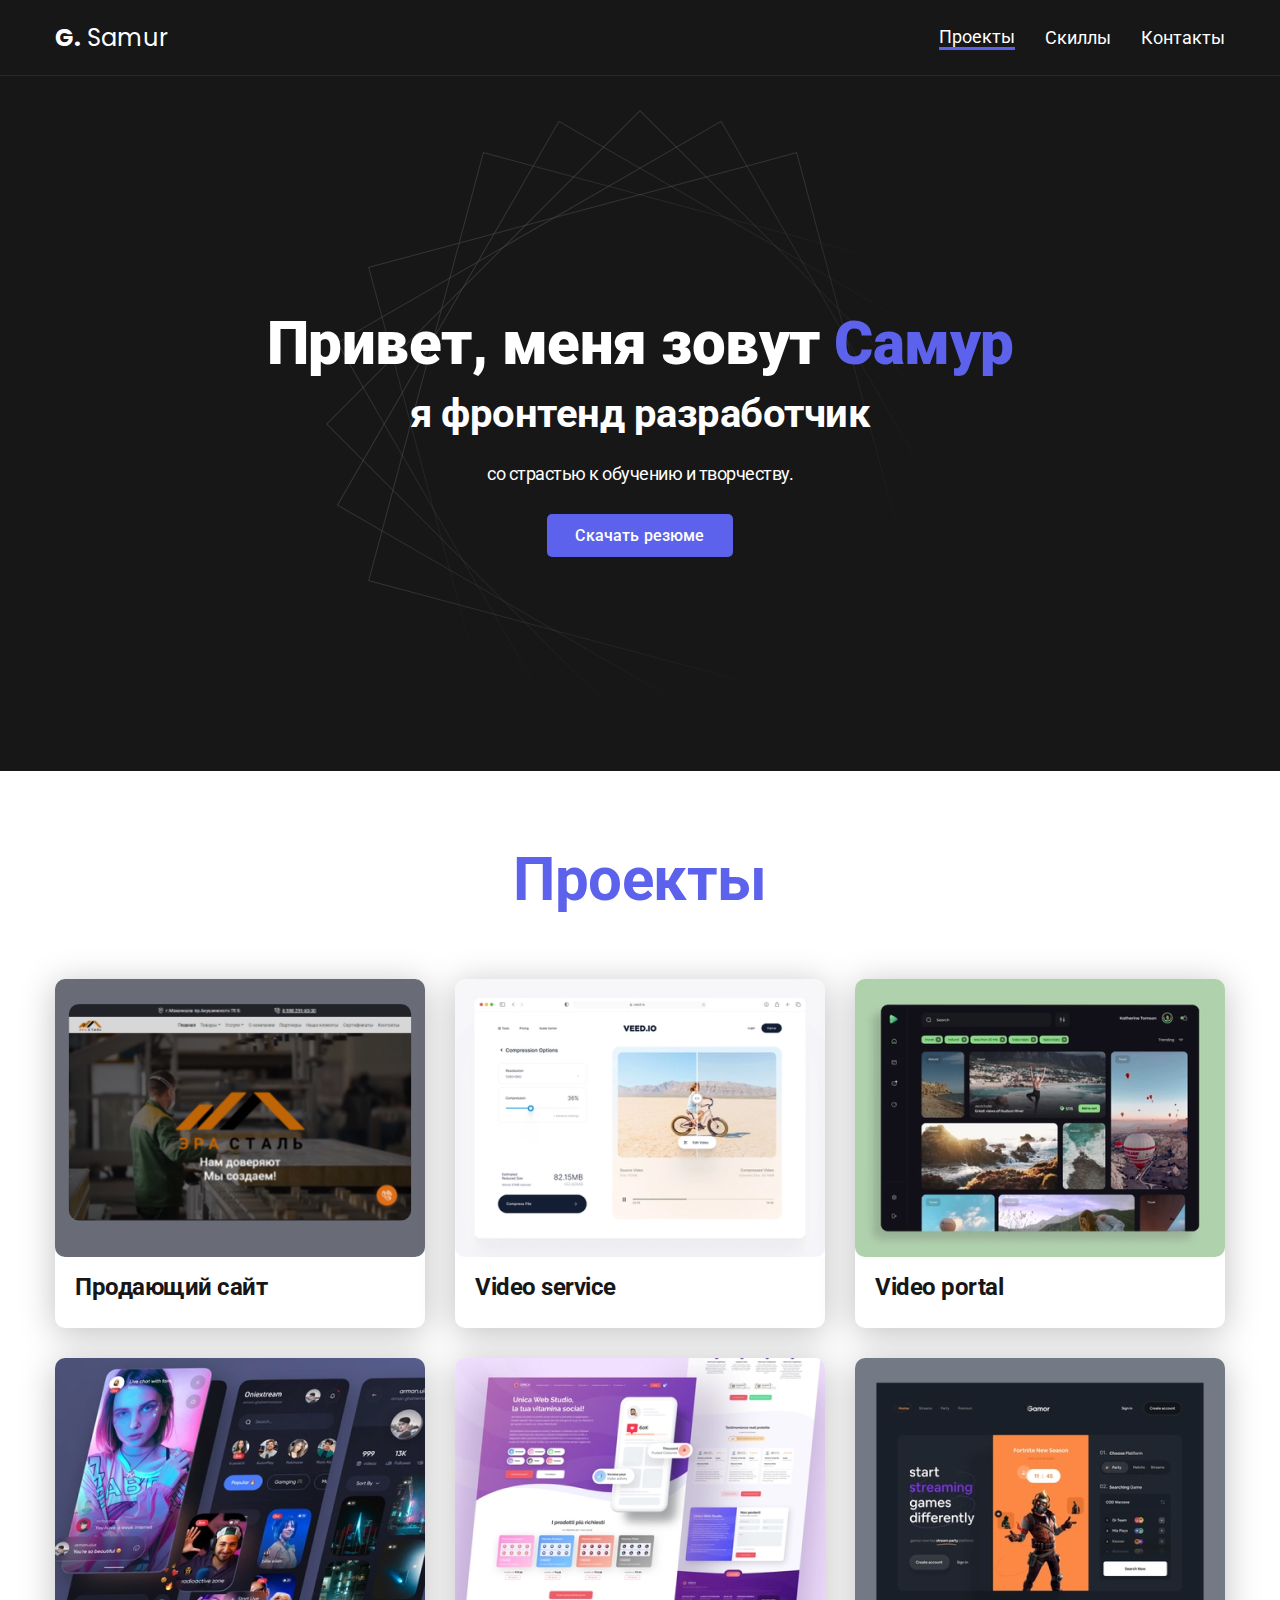
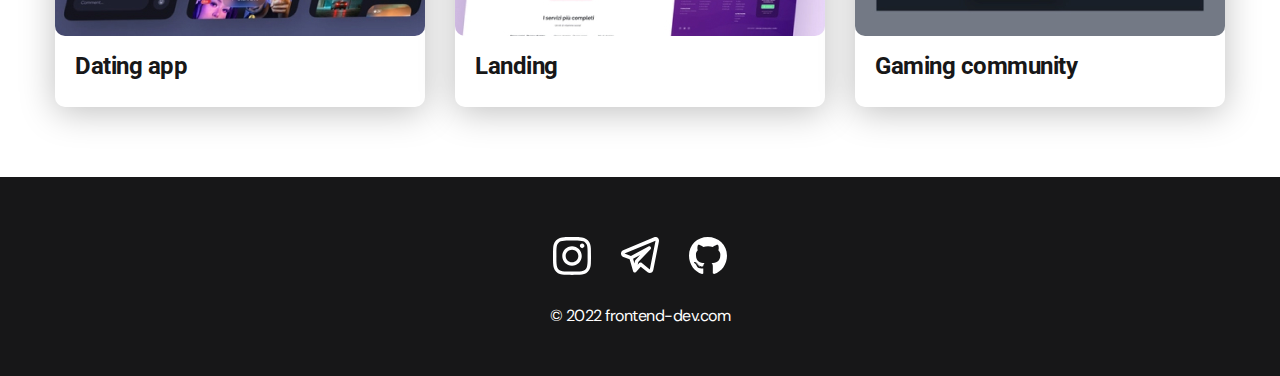
<file: index.html>
<!DOCTYPE html>
<html lang="en">
<head>
   <meta charset="UTF-8">
   <meta http-equiv="X-UA-Compatible" content="IE=edge">
   <meta name="viewport" content="width=device-width, initial-scale=1.0">
   <link href="https://fonts.googleapis.com/css2?family=DM+Sans:wght@400;500;700&family=Poppins:wght@400;500;700&family=Roboto:wght@400;500;700&display=swap" rel="stylesheet">
   <link rel="stylesheet" href="css/style.css">
   <title>Portfolio</title>
</head>
<body>
   <nav class="nav">
      <div class="container">
         <div class="nav__menu">
            <a href="index.html" class="menu__logo"><span>G.</span> Samur</a>
            <div class="menu__links">
               <a href="index.html" class="active">Проекты</a>
               <a href="pages/skills.html">Скиллы</a>
               <a href="pages/contacts.html">Контакты</a>
            </div>
         </div>
      </div>
   </nav>

   <header class="header">
      <div class="container">
         <div class="header__wrapper">
            <h1 class="header__title">
               <strong>Привет, меня зовут <span>Самур</span></strong><br>
               я фронтенд разработчик
            </h1>
            <div class="header__text">
               <p>со страстью к обучению и творчеству.</p>
            </div>
            <a href="#!" class="btn">Скачать резюме</a>
         </div>
      </div>
   </header>

   <section class="section">
      <div class="container">
         <h2 class="title-1">Проекты</h2>
         <ul class="projects">
            <li class="project">
               <a href="pages/erastal.html">
                  <img src="img/01.svg" alt="" class="project__img">
                  <h3 class="project__title">Продающий сайт</h3>
               </a>
            </li>
            <li class="project">
               <a href="pages/video-service.html">
                  <img src="img/02.jpg" alt="" class="project__img">
                  <h3 class="project__title">Video service</h3>
               </a>
            </li>
            <li class="project">
               <a href="pages/video-portal.html">
                  <img src="img/03.jpg" alt="" class="project__img">
                  <h3 class="project__title">Video portal</h3>
               </a>
            </li>
            <li class="project">
               <a href="pages/dating-app.html">
                  <img src="img/04.jpg" alt="" class="project__img">
                  <h3 class="project__title">Dating app</h3>
               </a>
            </li>
            <li class="project">
               <a href="pages/landing.html">
                  <img src="img/05.jpg" alt="" class="project__img">
                  <h3 class="project__title">Landing</h3>
               </a>
            </li>
            <li class="project">
               <a href="pages/game-com.html">
                  <img src="img/06.jpg" alt="" class="project__img">
                  <h3 class="project__title">Gaming community</h3>
               </a>
            </li>
         </ul>
      </div>
   </section>

   <footer class="footer">
      <div class="container">
         <ul class="socials">
            <li class="socials__item"><a target="_blank" href="https://instagram.com/qafurov_05"><img src="icons/instagram.svg" alt=""></a></li>
            <li class="socials__item"><a target="_blank" href="https://t.me/qafurov"><img src="icons/telegram.svg" alt=""></a></li>
            <li class="socials__item"><a target="_blank" href="https://github.com/Samur000"><img src="icons/gitHub.svg" alt=""></a></li>
         </ul>
         <div class="footer__text">© 2022 frontend-dev.com</div>
      </div>
   </footer>

</body>
</html>
</file>
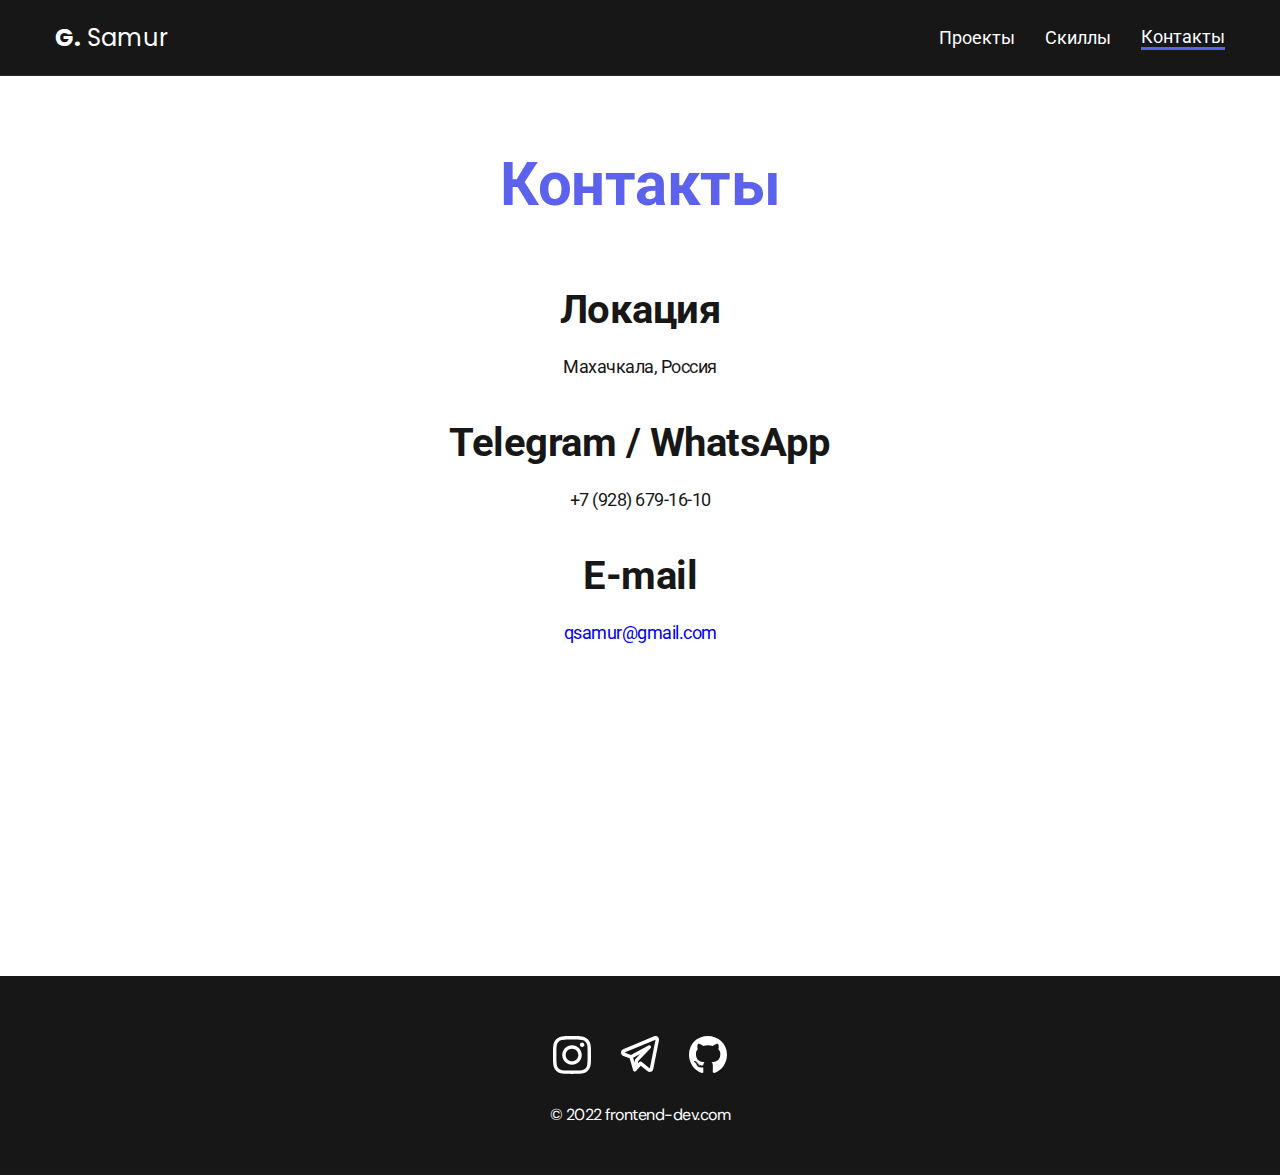
<file: pages/contacts.html>
<!DOCTYPE html>
<html lang="en">
<head>
   <meta charset="UTF-8">
   <meta http-equiv="X-UA-Compatible" content="IE=edge">
   <meta name="viewport" content="width=device-width, initial-scale=1.0">
   <link href="https://fonts.googleapis.com/css2?family=DM+Sans:wght@400;500;700&family=Poppins:wght@400;500;700&family=Roboto:wght@400;500;700&display=swap" rel="stylesheet">
   <link rel="stylesheet" href="../css/style.css">
   <title>Контакты</title>
</head>
<body>
   <nav class="nav">
      <div class="container">
         <div class="nav__menu">
            <a href="../index.html" class="menu__logo"><span>G.</span> Samur</a>
            <div class="menu__links">
               <a href="../index.html">Проекты</a>
               <a href="skills.html">Скиллы</a>
               <a href="#!" class="active">Контакты</a>
            </div>
         </div>
      </div>
   </nav>

   <section class="section">
      <div class="container">
         <h1 class="title-1">Контакты</h1>

         <ul class="content-list">
            <li class="content-list__item">
               <h2 class="title-2">Локация</h2>
               <p>Махачкала, Россия</p>
            </li>
            <li class="content-list__item">
               <h2 class="title-2">Telegram / WhatsApp</h2>
               <p>+7 (928) 679-16-10</p>
            </li>
            <li class="content-list__item">
               <h2 class="title-2">E-mail</h2>
               <p><a target="_blank" href="mailto:qsamur@gmail.com">qsamur@gmail.com</a></p>
            </li>
         </ul>

      </div>
   </section>

   <footer class="footer">
      <div class="container">
         <ul class="socials">
            <li class="socials__item"><a target="_blank" href="https://instagram.com/qafurov_05"><img src="../icons/instagram.svg" alt=""></a></li>
            <li class="socials__item"><a target="_blank" href="https://t.me/qafurov"><img src="../icons/telegram.svg" alt=""></a></li>
            <li class="socials__item"><a target="_blank" href="https://github.com/Samur000"><img src="../icons/gitHub.svg" alt=""></a></li>
         </ul>
         <div class="footer__text">© 2022 frontend-dev.com</div>
      </div>
   </footer>

</body>
</html>
</file>
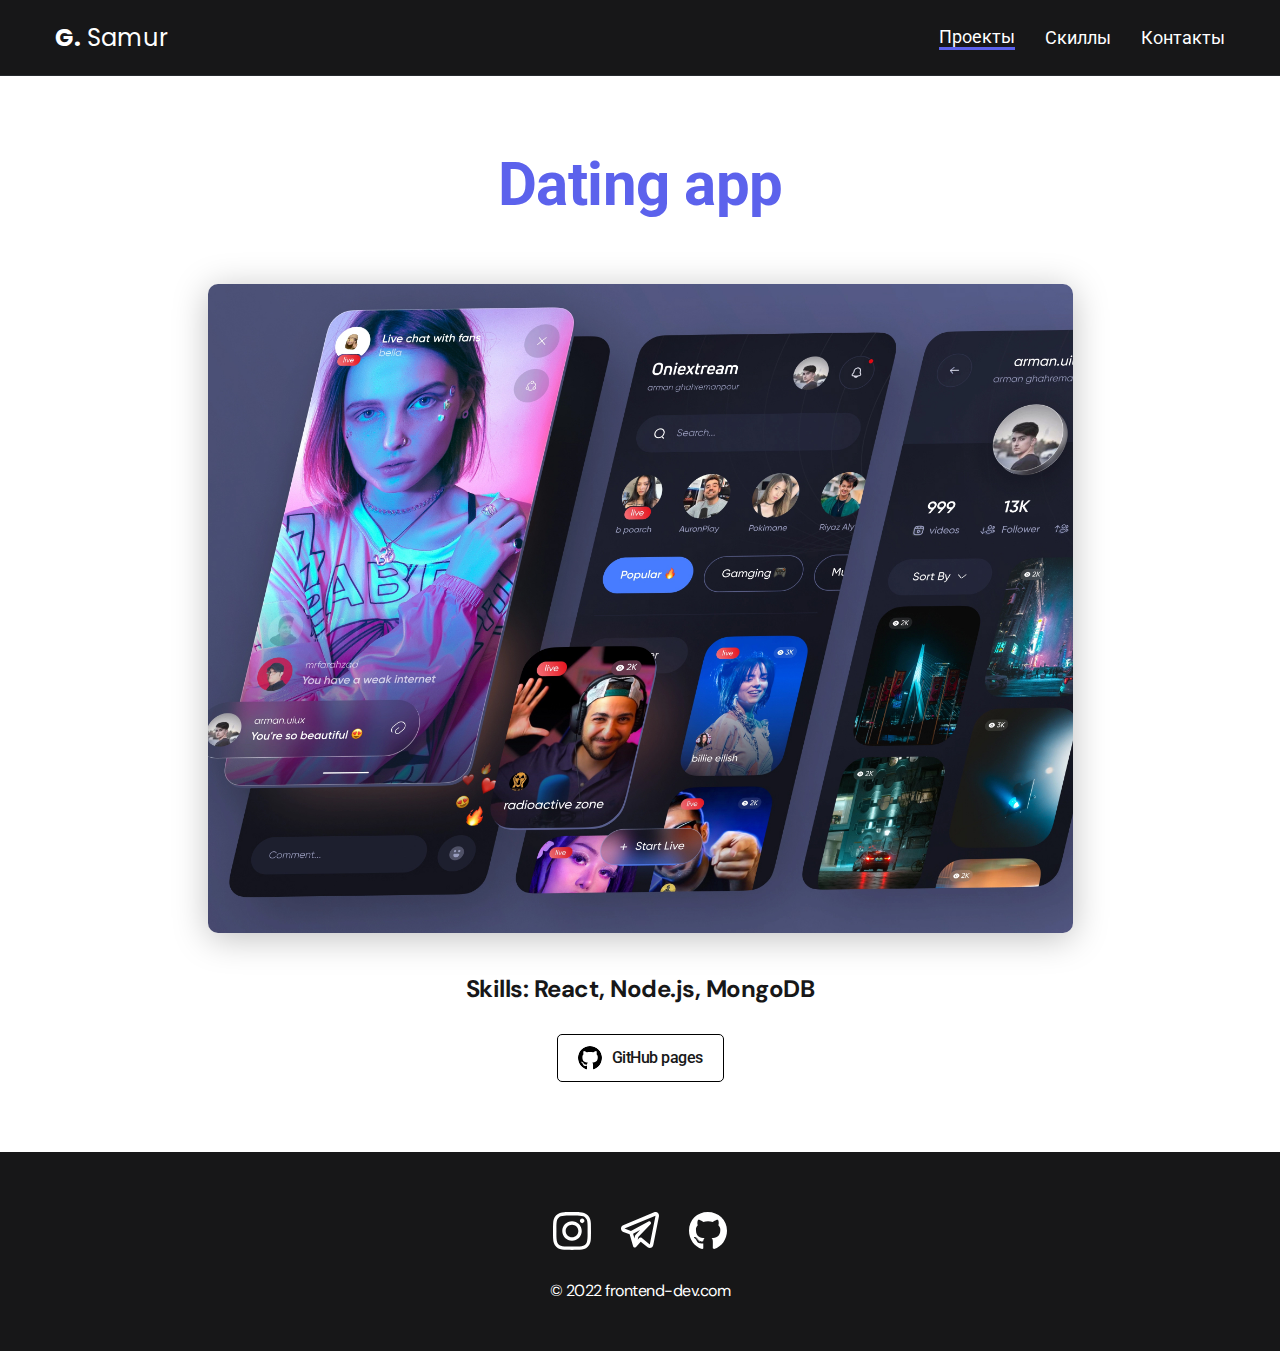
<file: pages/dating-app.html>
<!DOCTYPE html>
<html lang="en">
<head>
   <meta charset="UTF-8">
   <meta http-equiv="X-UA-Compatible" content="IE=edge">
   <meta name="viewport" content="width=device-width, initial-scale=1.0">
   <link href="https://fonts.googleapis.com/css2?family=DM+Sans:wght@400;500;700&family=Poppins:wght@400;500;700&family=Roboto:wght@400;500;700&display=swap" rel="stylesheet">
   <link rel="stylesheet" href="../css/style.css">
   <title>Portfolio</title>
</head>
<body>
   <nav class="nav">
      <div class="container">
         <div class="nav__menu">
            <a href="../index.html" class="menu__logo"><span>G.</span> Samur</a>
            <div class="menu__links">
               <a href="../index.html" class="active">Проекты</a>
               <a href="skills.html">Скиллы</a>
               <a href="contacts.html">Контакты</a>
            </div>
         </div>
      </div>
   </nav>

   <section class="section">
      <div class="container">
         <h2 class="title-1">Dating app</h2>
         <div class="section__body">
            <img src="../img/04-big.jpg" class="section__img" alt="">
            <div class="section__txt">
               <p>Skills: React, Node.js, MongoDB</p>
            </div>
            <a href="#!" class="section__btn"><img src="../icons/github-dark.svg" alt="">GitHub pages</a>
         </div>
      </div>
   </section>

   <footer class="footer">
      <div class="container">
         <ul class="socials">
            <li class="socials__item"><a target="_blank" href="https://instagram.com/qafurov_05"><img src="../icons/instagram.svg" alt=""></a></li>
            <li class="socials__item"><a target="_blank" href="https://t.me/qafurov"><img src="../icons/telegram.svg" alt=""></a></li>
            <li class="socials__item"><a target="_blank" href="https://github.com/Samur000"><img src="../icons/gitHub.svg" alt=""></a></li>
         </ul>
         <div class="footer__text">© 2022 frontend-dev.com</div>
      </div>
   </footer>

</body>
</html>
</file>
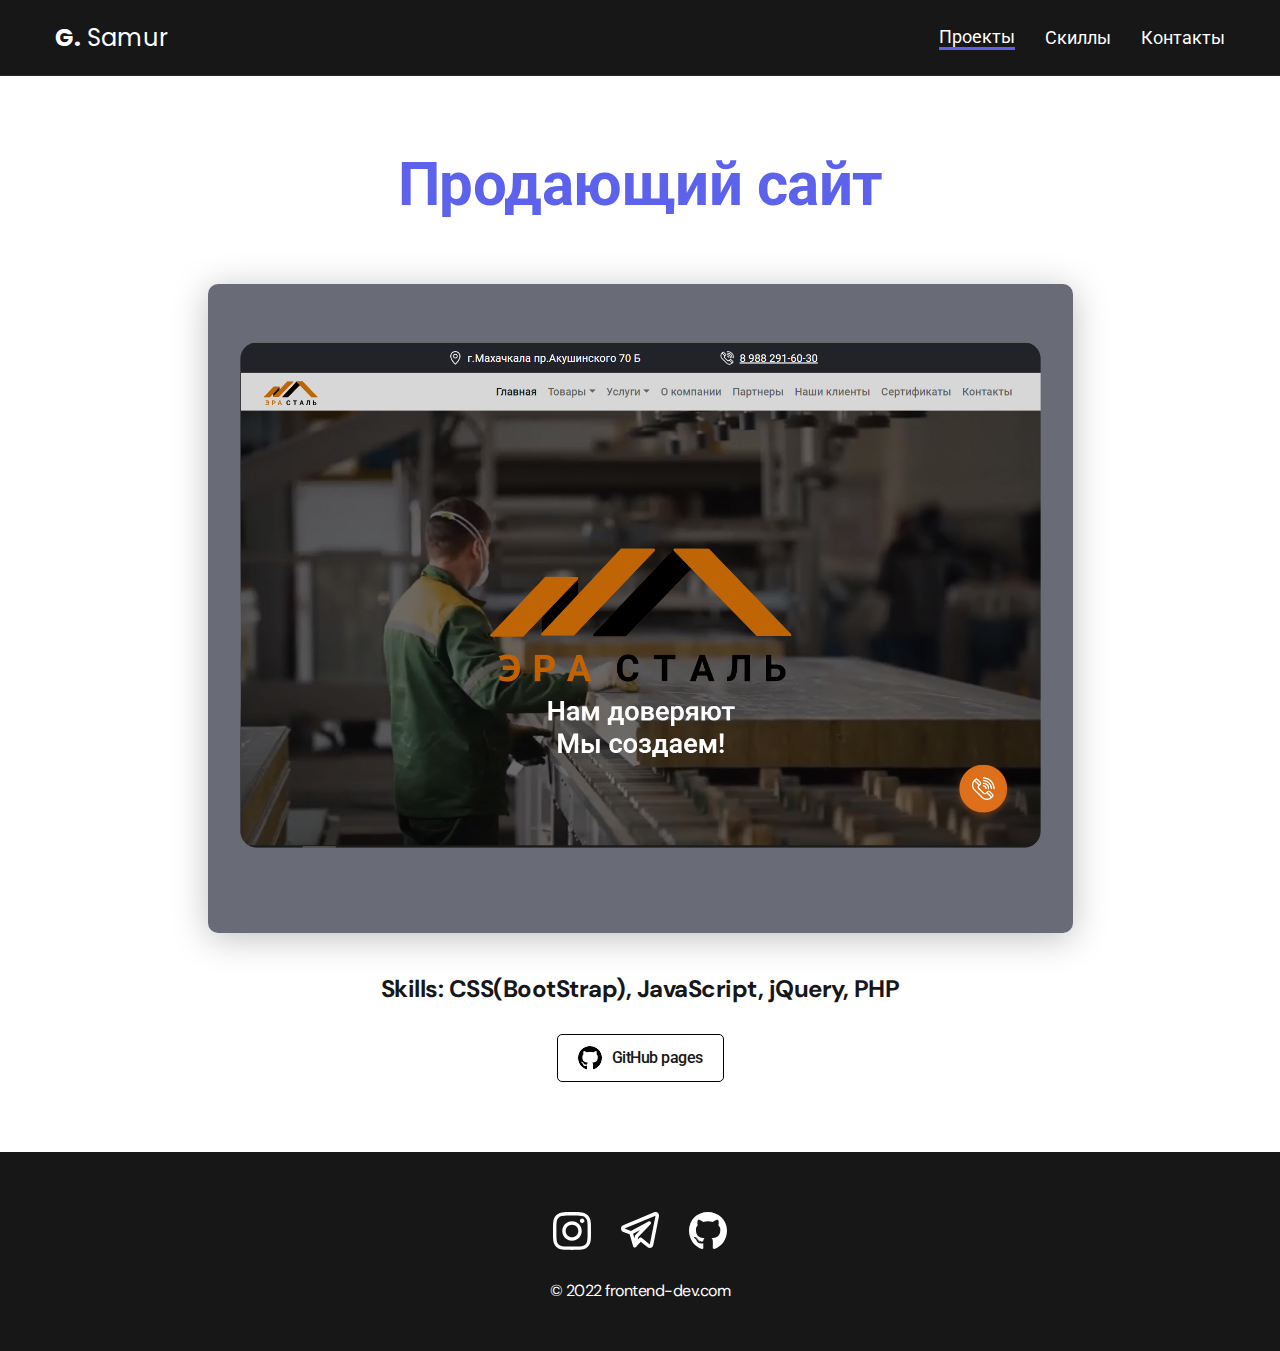
<file: pages/erastal.html>
<!DOCTYPE html>
<html lang="en">
<head>
   <meta charset="UTF-8">
   <meta http-equiv="X-UA-Compatible" content="IE=edge">
   <meta name="viewport" content="width=device-width, initial-scale=1.0">
   <link href="https://fonts.googleapis.com/css2?family=DM+Sans:wght@400;500;700&family=Poppins:wght@400;500;700&family=Roboto:wght@400;500;700&display=swap" rel="stylesheet">
   <link rel="stylesheet" href="../css/style.css">
   <title>Portfolio</title>
</head>
<body>
   <nav class="nav">
      <div class="container">
         <div class="nav__menu">
            <a href="../index.html" class="menu__logo"><span>G.</span> Samur</a>
            <div class="menu__links">
               <a href="../index.html" class="active">Проекты</a>
               <a href="skills.html">Скиллы</a>
               <a href="contacts.html">Контакты</a>
            </div>
         </div>
      </div>
   </nav>

   <section class="section">
      <div class="container">
         <h2 class="title-1">Продающий сайт</h2>
         <div class="section__body">
            <img src="../img/01-big.jpg" class="section__img" alt="">
            <div class="section__txt">
               <p>Skills: CSS(BootStrap), JavaScript, jQuery, PHP</p>
            </div>
            <a target="_blank" href="https://samur000.github.io/StalEra/" class="section__btn"><img src="../icons/github-dark.svg" alt="">GitHub pages</a>
         </div>
      </div>
   </section>

   <footer class="footer">
      <div class="container">
         <ul class="socials">
            <li class="socials__item"><a target="_blank" href="https://instagram.com/qafurov_05"><img src="../icons/instagram.svg" alt=""></a></li>
            <li class="socials__item"><a target="_blank" href="https://t.me/qafurov"><img src="../icons/telegram.svg" alt=""></a></li>
            <li class="socials__item"><a target="_blank" href="https://github.com/Samur000"><img src="../icons/gitHub.svg" alt=""></a></li>
         </ul>
         <div class="footer__text">© 2022 frontend-dev.com</div>
      </div>
   </footer>

</body>
</html>
</file>
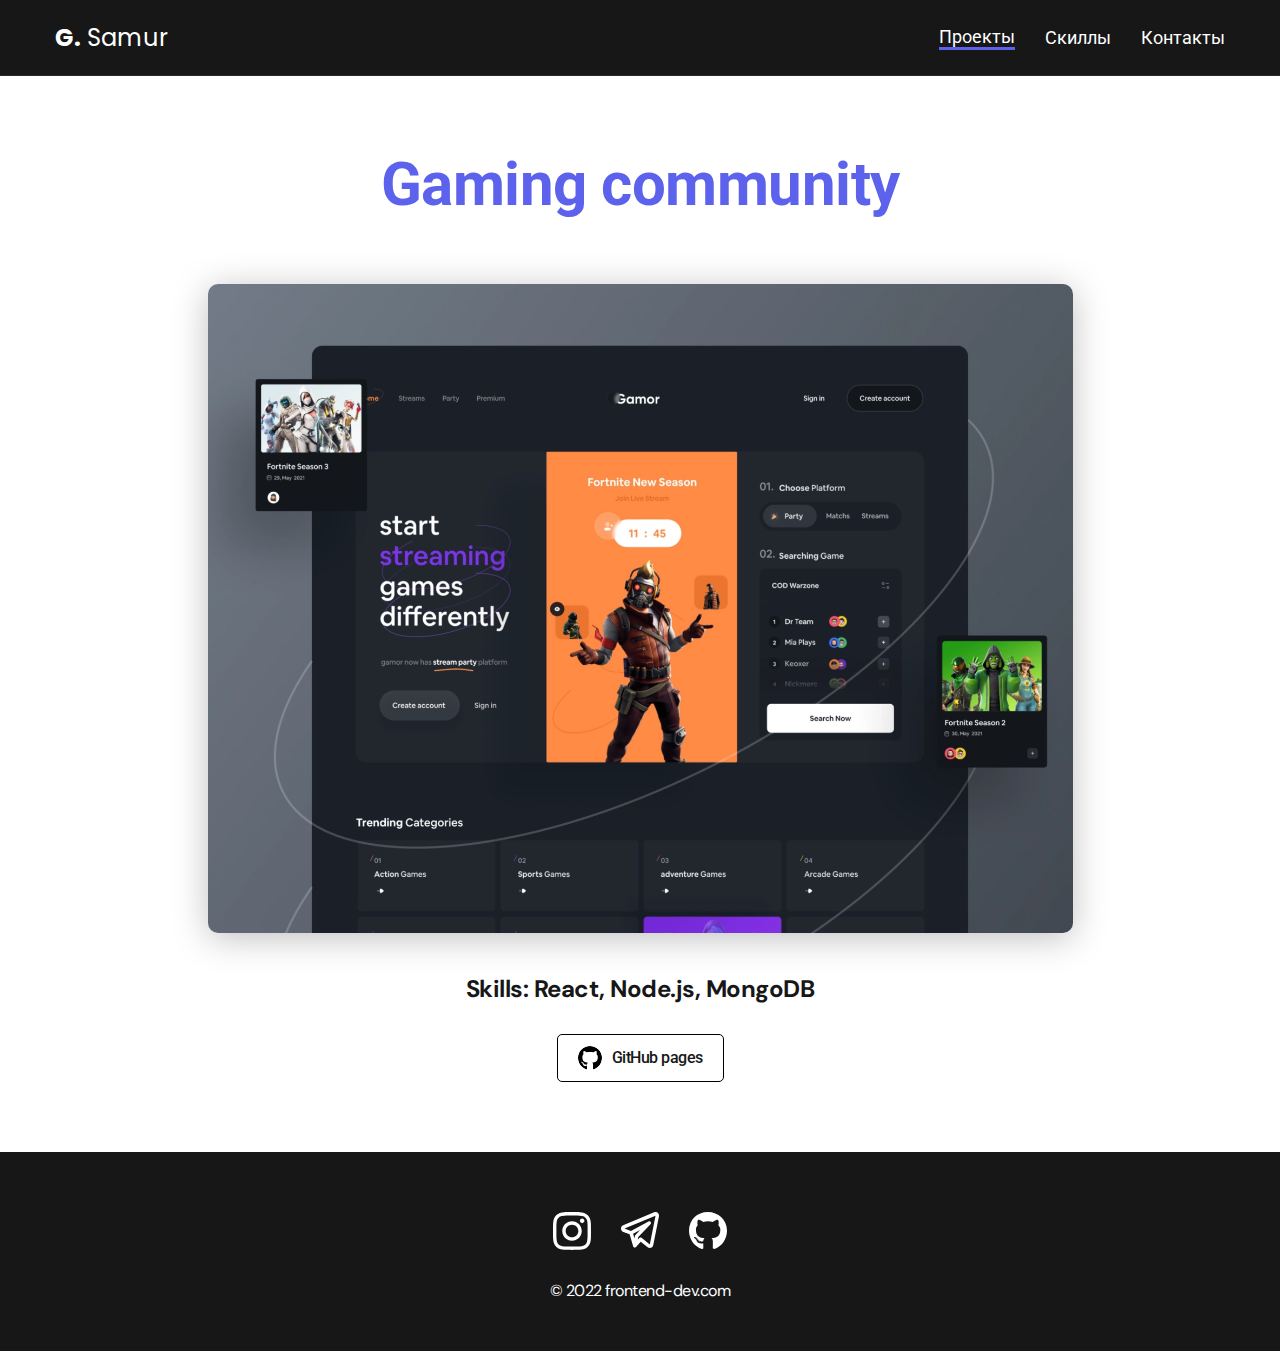
<file: pages/game-com.html>
<!DOCTYPE html>
<html lang="en">
<head>
   <meta charset="UTF-8">
   <meta http-equiv="X-UA-Compatible" content="IE=edge">
   <meta name="viewport" content="width=device-width, initial-scale=1.0">
   <link href="https://fonts.googleapis.com/css2?family=DM+Sans:wght@400;500;700&family=Poppins:wght@400;500;700&family=Roboto:wght@400;500;700&display=swap" rel="stylesheet">
   <link rel="stylesheet" href="../css/style.css">
   <title>Portfolio</title>
</head>
<body>
   <nav class="nav">
      <div class="container">
         <div class="nav__menu">
            <a href="../index.html" class="menu__logo"><span>G.</span> Samur</a>
            <div class="menu__links">
               <a href="../index.html" class="active">Проекты</a>
               <a href="skills.html">Скиллы</a>
               <a href="contacts.html">Контакты</a>
            </div>
         </div>
      </div>
   </nav>

   <section class="section">
      <div class="container">
         <h2 class="title-1">Gaming community</h2>
         <div class="section__body">
            <img src="../img/06-big.jpg" class="section__img" alt="">
            <div class="section__txt">
               <p>Skills: React, Node.js, MongoDB</p>
            </div>
            <a href="#!" class="section__btn"><img src="../icons/github-dark.svg" alt="">GitHub pages</a>
         </div>
      </div>
   </section>

   <footer class="footer">
      <div class="container">
         <ul class="socials">
            <li class="socials__item"><a target="_blank" href="https://instagram.com/qafurov_05"><img src="../icons/instagram.svg" alt=""></a></li>
            <li class="socials__item"><a target="_blank" href="https://t.me/qafurov"><img src="../icons/telegram.svg" alt=""></a></li>
            <li class="socials__item"><a target="_blank" href="https://github.com/Samur000"><img src="../icons/gitHub.svg" alt=""></a></li>
         </ul>
         <div class="footer__text">© 2022 frontend-dev.com</div>
      </div>
   </footer>

</body>
</html>
</file>
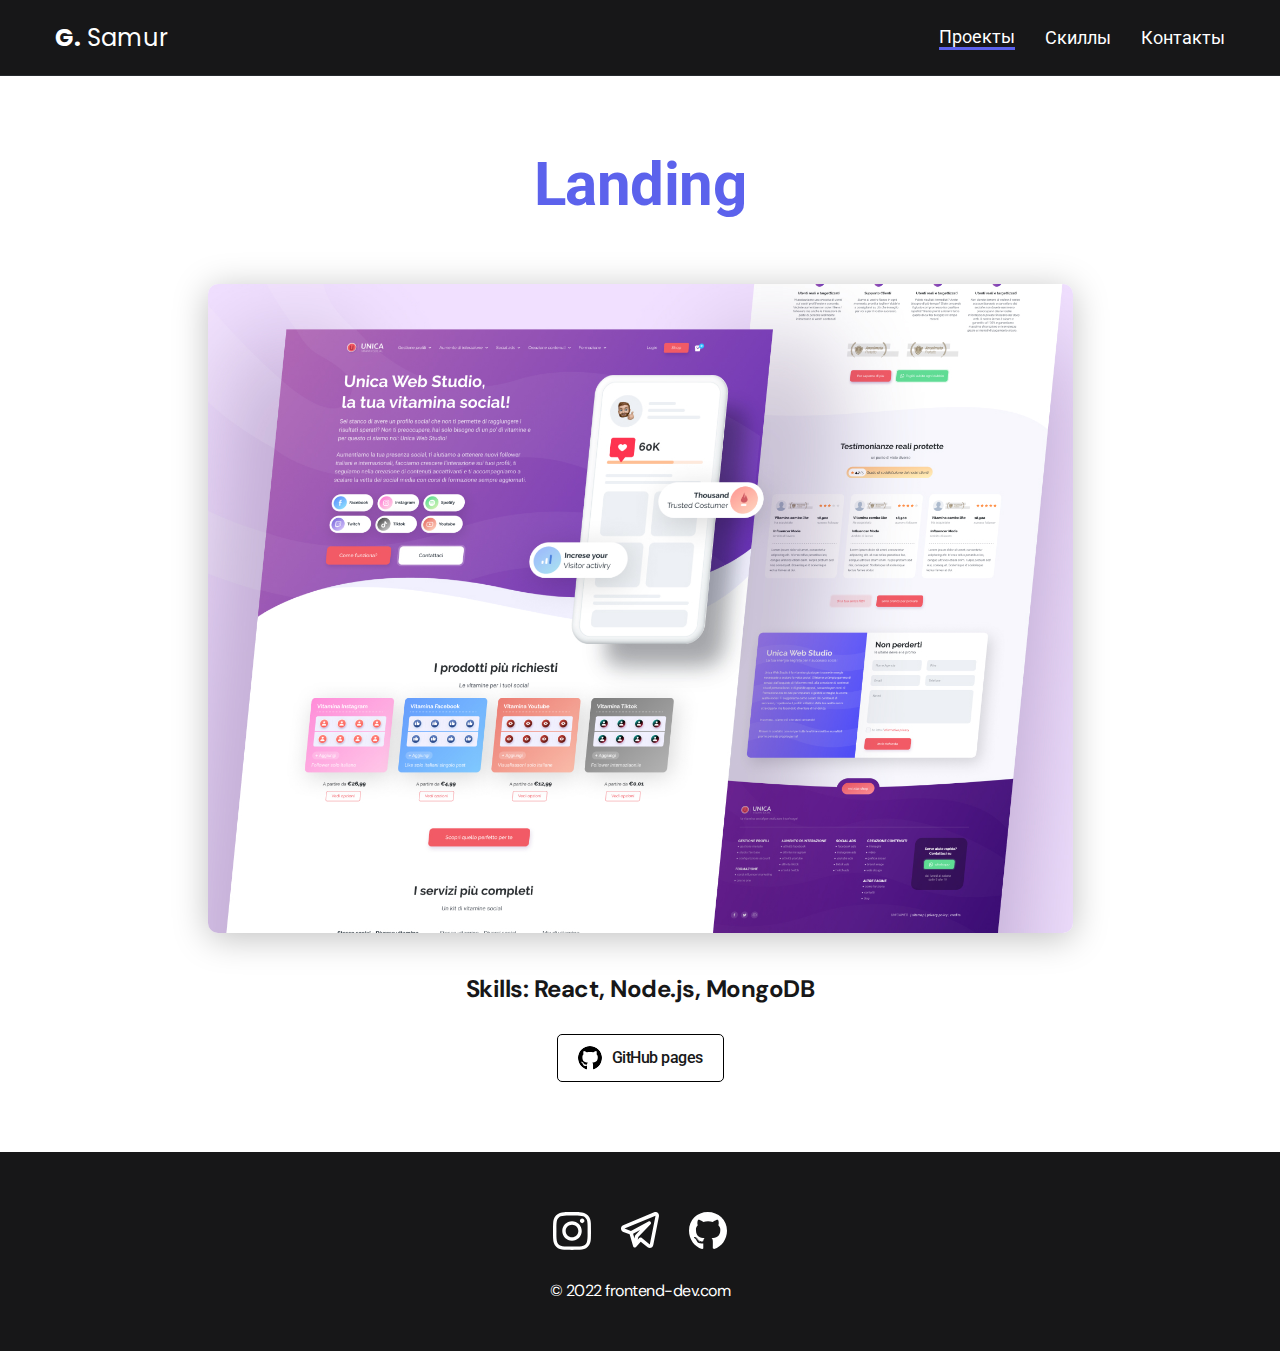
<file: pages/landing.html>
<!DOCTYPE html>
<html lang="en">
<head>
   <meta charset="UTF-8">
   <meta http-equiv="X-UA-Compatible" content="IE=edge">
   <meta name="viewport" content="width=device-width, initial-scale=1.0">
   <link href="https://fonts.googleapis.com/css2?family=DM+Sans:wght@400;500;700&family=Poppins:wght@400;500;700&family=Roboto:wght@400;500;700&display=swap" rel="stylesheet">
   <link rel="stylesheet" href="../css/style.css">
   <title>Portfolio</title>
</head>
<body>
   <nav class="nav">
      <div class="container">
         <div class="nav__menu">
            <a href="../index.html" class="menu__logo"><span>G.</span> Samur</a>
            <div class="menu__links">
               <a href="../index.html" class="active">Проекты</a>
               <a href="skills.html">Скиллы</a>
               <a href="contacts.html">Контакты</a>
            </div>
         </div>
      </div>
   </nav>

   <section class="section">
      <div class="container">
         <h2 class="title-1">Landing</h2>
         <div class="section__body">
            <img src="../img/05-big.jpg" class="section__img" alt="">
            <div class="section__txt">
               <p>Skills: React, Node.js, MongoDB</p>
            </div>
            <a href="#!" class="section__btn"><img src="../icons/github-dark.svg" alt="">GitHub pages</a>
         </div>
      </div>
   </section>

   <footer class="footer">
      <div class="container">
         <ul class="socials">
            <li class="socials__item"><a target="_blank" href="https://instagram.com/qafurov_05"><img src="../icons/instagram.svg" alt=""></a></li>
            <li class="socials__item"><a target="_blank" href="https://t.me/qafurov"><img src="../icons/telegram.svg" alt=""></a></li>
            <li class="socials__item"><a target="_blank" href="https://github.com/Samur000"><img src="../icons/gitHub.svg" alt=""></a></li>
         </ul>
         <div class="footer__text">© 2022 frontend-dev.com</div>
      </div>
   </footer>

</body>
</html>
</file>
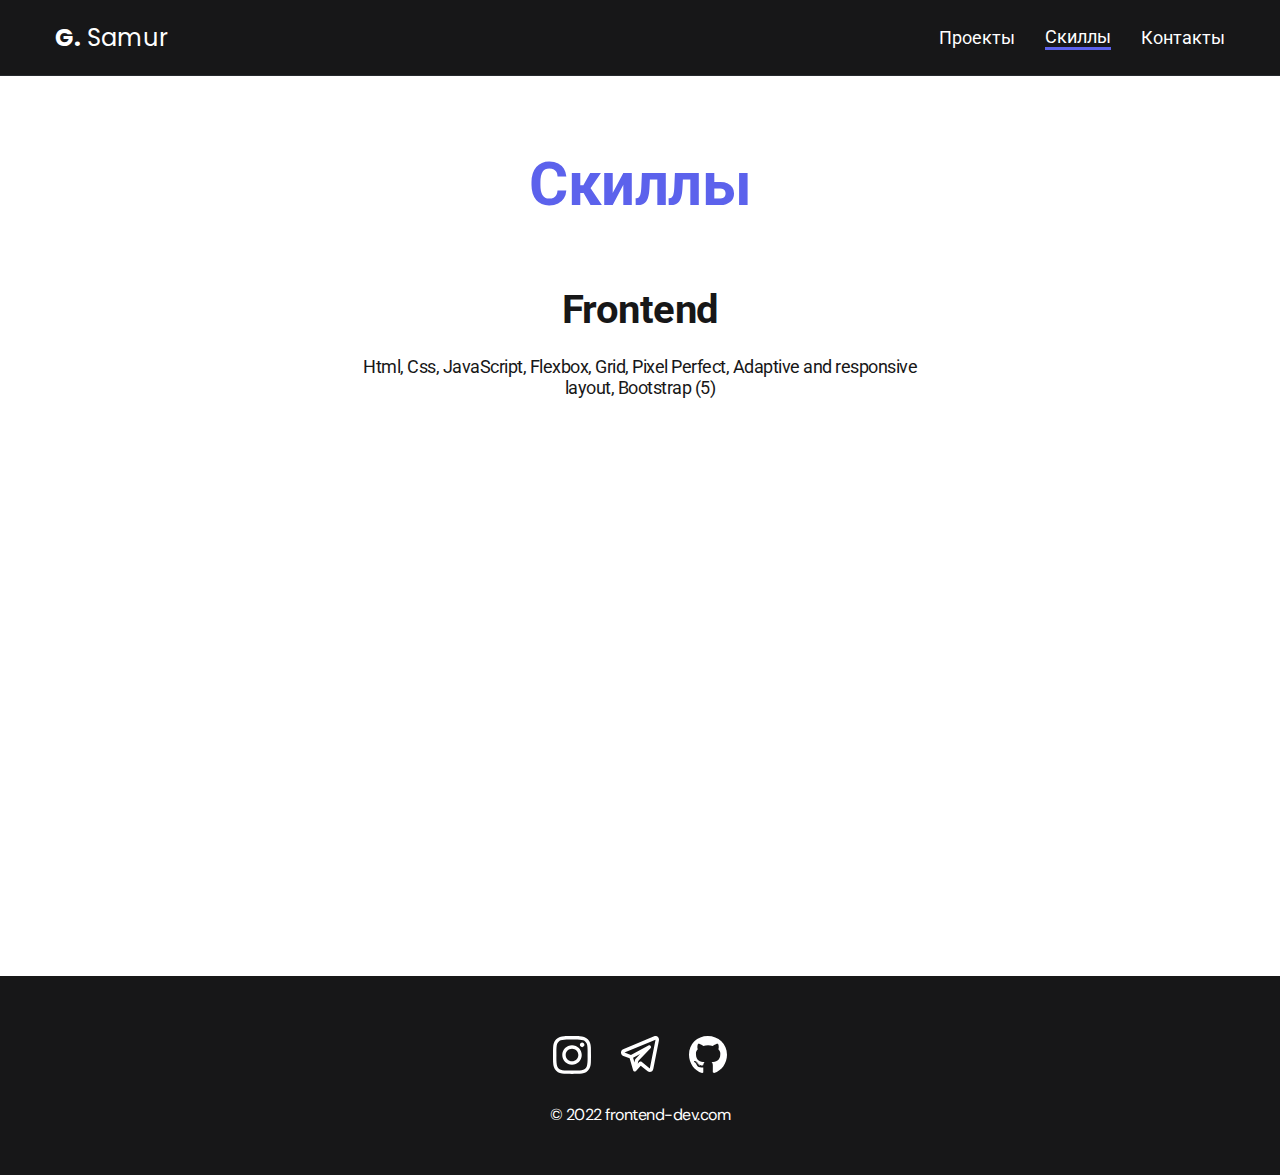
<file: pages/skills.html>
<!DOCTYPE html>
<html lang="en">
<head>
   <meta charset="UTF-8">
   <meta http-equiv="X-UA-Compatible" content="IE=edge">
   <meta name="viewport" content="width=device-width, initial-scale=1.0">
   <link href="https://fonts.googleapis.com/css2?family=DM+Sans:wght@400;500;700&family=Poppins:wght@400;500;700&family=Roboto:wght@400;500;700&display=swap" rel="stylesheet">
   <link rel="stylesheet" href="../css/style.css">
   <title>Скиллы</title>
</head>
<body>
   <nav class="nav">
      <div class="container">
         <div class="nav__menu">
            <a href="../index.html" class="menu__logo"><span>G.</span> Samur</a>
            <div class="menu__links">
               <a href="../index.html">Проекты</a>
               <a href="#!" class="active">Скиллы</a>
               <a href="contacts.html">Контакты</a>
            </div>
         </div>
      </div>
   </nav>

   <section class="section">
      <div class="container">
         <h1 class="title-1">Скиллы</h1>

         <ul class="content-list">
            <li class="content-list__item">
               <h2 class="title-2">Frontend</h2>
               <p>Html, Css, JavaScript, Flexbox, Grid, Pixel Perfect, Adaptive and responsive layout, Bootstrap (5)</p>
            </li>
         </ul>

      </div>
   </section>

   <footer class="footer">
      <div class="container">
         <ul class="socials">
            <li class="socials__item"><atarget="_blank" href="https://instagram.com/qafurov_05"><img src="../icons/instagram.svg" alt=""></atarget=></li>
            <li class="socials__item"><atarget="_blank" href="https://t.me/qafurov"><img src="../icons/telegram.svg" alt=""></atarget=></li>
            <li class="socials__item"><atarget="_blank" href="https://github.com/Samur000"><img src="../icons/gitHub.svg" alt=""></atarget=></li>
         </ul>
         <div class="footer__text">© 2022 frontend-dev.com</div>
      </div>
   </footer>

</body>
</html>
</file>
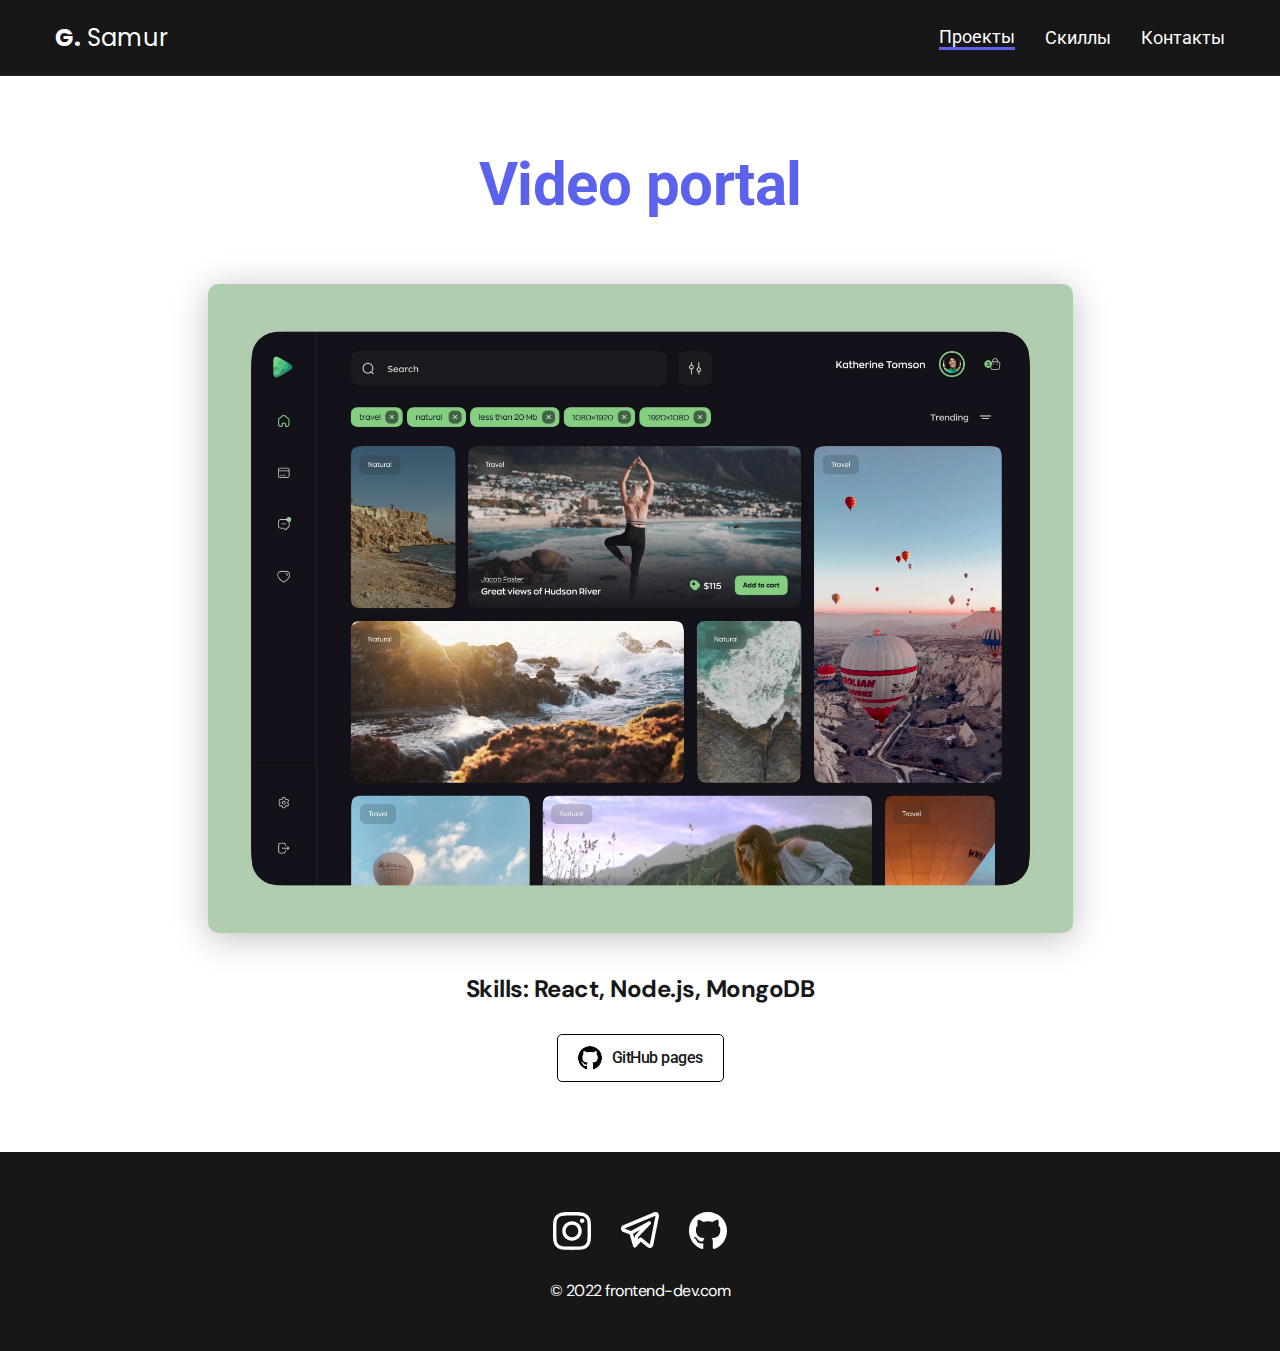
<file: pages/video-portal.html>
<!DOCTYPE html>
<html lang="en">
<head>
   <meta charset="UTF-8">
   <meta http-equiv="X-UA-Compatible" content="IE=edge">
   <meta name="viewport" content="width=device-width, initial-scale=1.0">
   <link href="https://fonts.googleapis.com/css2?family=DM+Sans:wght@400;500;700&family=Poppins:wght@400;500;700&family=Roboto:wght@400;500;700&display=swap" rel="stylesheet">
   <link rel="stylesheet" href="../css/style.css">
   <title>Portfolio</title>
</head>
<body>
   <nav class="nav">
      <div class="container">
         <div class="nav__menu">
            <a href="../index.html" class="menu__logo"><span>G.</span> Samur</a>
            <div class="menu__links">
               <a href="../index.html" class="active">Проекты</a>
               <a href="skills.html">Скиллы</a>
               <a href="contacts.html">Контакты</a>
            </div>
         </div>
      </div>
   </nav>

   <section class="section">
      <div class="container">
         <h2 class="title-1">Video portal</h2>
         <div class="section__body">
            <img src="../img/03-big.jpg" class="section__img" alt="">
            <div class="section__txt">
               <p>Skills: React, Node.js, MongoDB</p>
            </div>
            <a href="#!" class="section__btn"><img src="../icons/github-dark.svg" alt="">GitHub pages</a>
         </div>
      </div>
   </section>

   <footer class="footer">
      <div class="container">
         <ul class="socials">
            <li class="socials__item"><a target="_blank" href="https://instagram.com/qafurov_05"><img src="../icons/instagram.svg" alt=""></a></li>
            <li class="socials__item"><a target="_blank" href="https://t.me/qafurov"><img src="../icons/telegram.svg" alt=""></a></li>
            <li class="socials__item"><a target="_blank" href="https://github.com/Samur000"><img src="../icons/gitHub.svg" alt=""></a></li>
         </ul>
         <div class="footer__text">© 2022 frontend-dev.com</div>
      </div>
   </footer>

</body>
</html>
</file>
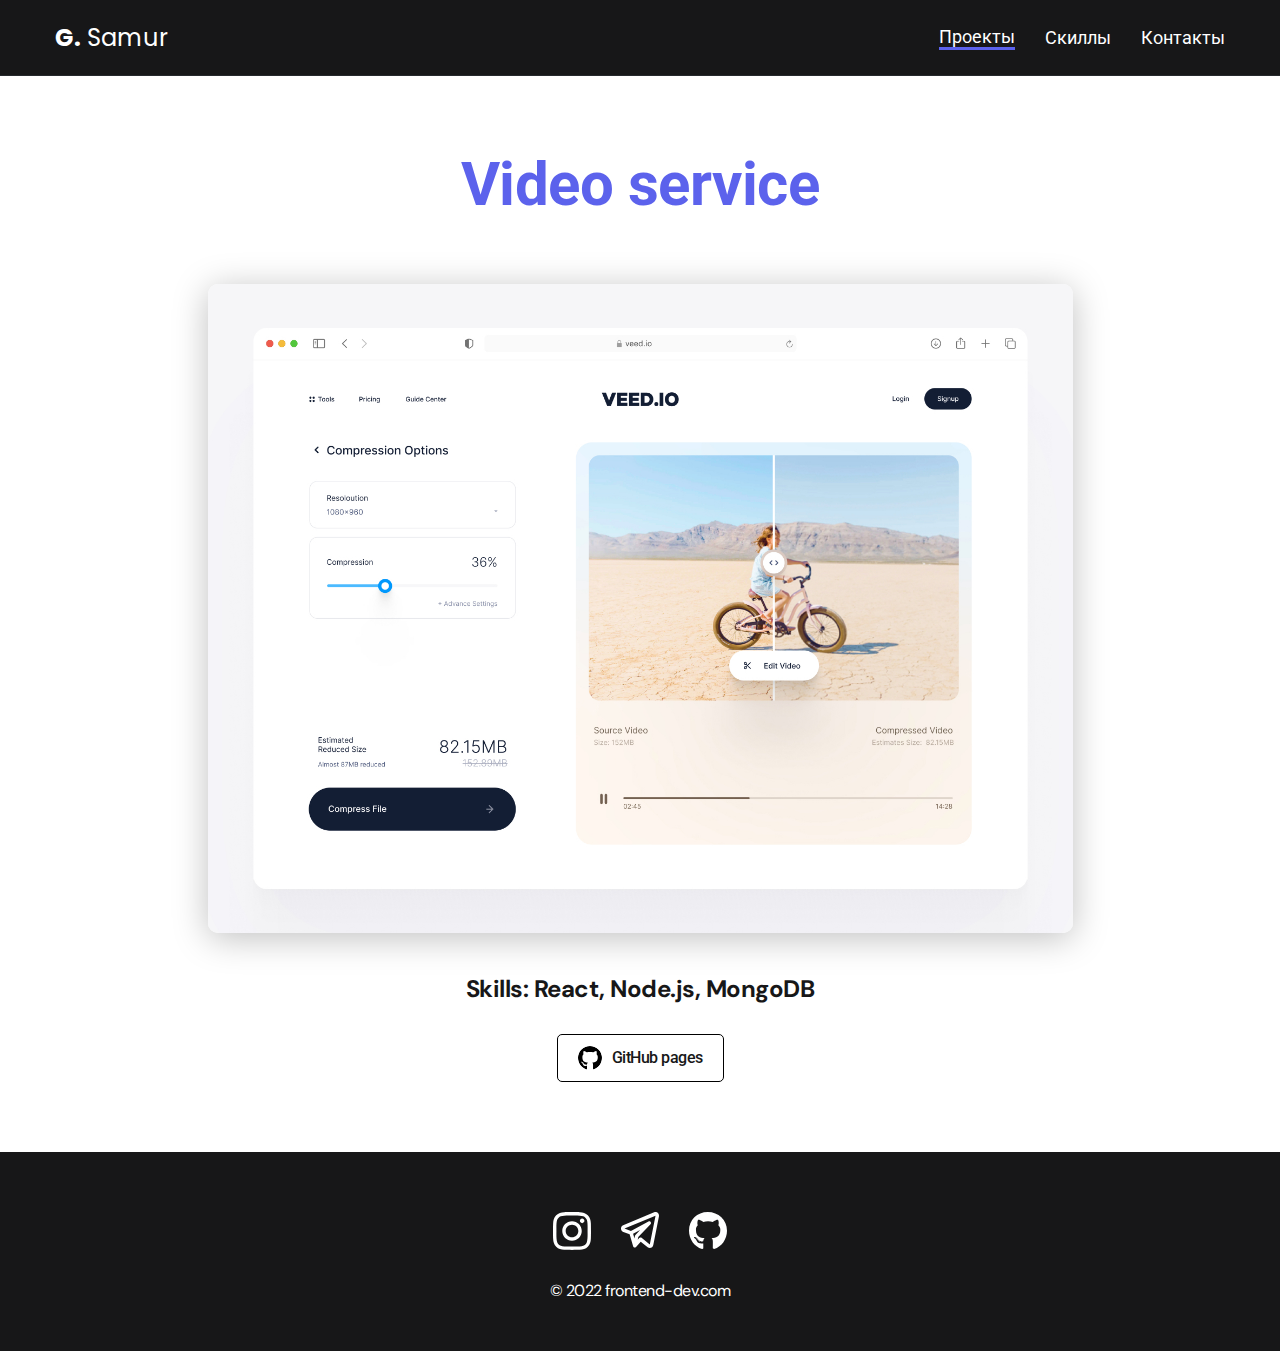
<file: pages/video-service.html>
<!DOCTYPE html>
<html lang="en">
<head>
   <meta charset="UTF-8">
   <meta http-equiv="X-UA-Compatible" content="IE=edge">
   <meta name="viewport" content="width=device-width, initial-scale=1.0">
   <link href="https://fonts.googleapis.com/css2?family=DM+Sans:wght@400;500;700&family=Poppins:wght@400;500;700&family=Roboto:wght@400;500;700&display=swap" rel="stylesheet">
   <link rel="stylesheet" href="../css/style.css">
   <title>Portfolio</title>
</head>
<body>
   <nav class="nav">
      <div class="container">
         <div class="nav__menu">
            <a href="../index.html" class="menu__logo"><span>G.</span> Samur</a>
            <div class="menu__links">
               <a href="../index.html" class="active">Проекты</a>
               <a href="skills.html">Скиллы</a>
               <a href="contacts.html">Контакты</a>
            </div>
         </div>
      </div>
   </nav>

   <section class="section">
      <div class="container">
         <h2 class="title-1">Video service</h2>
         <div class="section__body">
            <img src="../img/02-big.jpg" class="section__img" alt="">
            <div class="section__txt">
               <p>Skills: React, Node.js, MongoDB</p>
            </div>
            <a href="#!" class="section__btn"><img src="../icons/github-dark.svg" alt="">GitHub pages</a>
         </div>
      </div>
   </section>

   <footer class="footer">
      <div class="container">
         <ul class="socials">
            <li class="socials__item"><a target="_blank" href="https://instagram.com/qafurov_05"><img src="../icons/instagram.svg" alt=""></a></li>
            <li class="socials__item"><a target="_blank" href="https://t.me/qafurov"><img src="../icons/telegram.svg" alt=""></a></li>
            <li class="socials__item"><a target="_blank" href="https://github.com/Samur000"><img src="../icons/gitHub.svg" alt=""></a></li>
         </ul>
         <div class="footer__text">© 2022 frontend-dev.com</div>
      </div>
   </footer>

</body>
</html>
</file>
<file: css/style.css>
@import url(reset.css);
:root{
   --black: #171718;
   --purple: #5C62EC;
   --pop: 'Poppins';
}
html, body{
   font-family: 'Dm Sans';
   letter-spacing: -0.5px;
   color: var(--black);
}
.container{
   padding: 0 15px;
   max-width: 1200px;
   margin: 0 auto;
}

.none{
   display: none !important;
}
  
/* Nav */
.nav{
   padding: 20px 0;
   background-color: #171718;
   color: #fff;
   border-bottom: 1px solid #26292D;
   font-family: 'Roboto';
   letter-spacing: normal;
}
.nav__menu {
   display: flex;
   flex-wrap: wrap;
   column-gap: 30px;
   row-gap: 20px;
   justify-content: space-between;
}
.menu__logo {
   color: #fff;
   font-size: 24px;
   font-family: var(--pop);
   cursor: pointer;
}
.menu__logo span{
   font-weight: bold;
}
.menu__links {

   display: flex;
   flex-wrap: wrap;
   align-items: center;
   column-gap: 30px;
   row-gap: 15px;
}
.menu__links a{
   font-size: 18px;
   color: #fff;
   transition: opacity .2s ease-in;
}
.menu__links .active{
   border-bottom: 3px solid #5C62EC;
}
.menu__links a:hover{
   opacity: .8;
}
.menu__links a:active{
   position: relative;
   top: 1px;
}

/* Header */

.header {
   min-height: 695px;
   padding: 40px 0;
   font-family: 'Roboto';
   display: flex;
   align-items: center;
   justify-content: center;
   background-color: var(--black);
   background-image: url('../img/header-bg.svg');
   background-repeat: no-repeat;
   background-size: auto;
   background-position: center center;
   color: #fff;
}
.header__wrapper {
   text-align: center;
}
.header__title {
   font-size: 40px;
   font-weight: bold;
   line-height: 1.4 ;
   margin: 0px 0px 20px 0px;
}
.header__title strong{
   font-size: 60px;
}
.header__title strong span{
   color: var(--purple);
}
.header__text {
   margin: 0px 0px 40px 0px;
   font-size: 18px;
   line-height: 24px;
}
.header__text p + p{
   margin: 1em 0px 0px 0px;
   
}

/* Btn */

.btn {
   height: 48px;
   padding: 12px 28px;
   color: #fff;
   background-color: var(--purple);
   border-radius: 5px;
   font-size: 16px;
   font-weight: 500;
   letter-spacing: .15px;
   transition: opacity .2s ease-in;
}
.btn:hover{
   opacity: .8;
}
.btn:active{
   position: relative;
   top: 1px;
}

/* General */

.section {
   padding: 70px 0;
   font-family: 'Roboto';
   min-height: 100vh;
}

.title-1 {
   margin: 0px 0px 60px 0px;
   font-size: 60px;
   font-family: 'Roboto';
   font-weight: 700;
   line-height: 1.3;
   color: var(--purple);
   text-align: center;
}

/* Projects */

.projects {
   display: flex;
   justify-content: center;
   flex-wrap: wrap;
   gap: 30px;
}
.project {
   max-width: 380px;
   background-color: #fff;
   box-shadow: 0px 5px 35px rgba(0, 0, 0, 0.25);
   border-radius: 10px;
   transition: transform .2s ease-in;
}
.project__img {
   border-radius: 10px;
}
.project__title {
   padding: 15px 20px 25px;
   color: var(--black);
   font-weight: 700;
   font-size: 24px;
   line-height: 1.3;
}
.project:hover{
   transform: scale(1.02);
}
.project:active{
   position: relative;
   top: 2px;
}

/* Project details */
.section__body {
   max-width: 865px;
   margin: 0 auto;

   display: flex;
   flex-direction: column;
   align-items: center;
}
.section__img{
   width: 100%;
   margin: 0px 0px 40px 0px;
   box-shadow: 0px 5px 35px rgba(0, 0, 0, 0.25);
   border-radius: 10px;
}
.section__txt {
   margin: 0px 0px 30px 0px;
   
   font-family: 'Dm sans';
   font-size: 24px;
   font-weight: 700;
   line-height: 1.3;
}
.section__btn {
   color: var(--black);
   font-size: 16px;
   font-weight: 500;
   
   height: 48px;
   padding: 12px 20px;
   border: 1px solid #000;
   border-radius: 5px;

   display: flex;
   align-items: center;
   justify-content: center;
   gap: 10px;

   transition: .2s ease-in;
}
.section__btn:hover{
   background-color: var(--black);
   color: #fff;
}
.section__btn:active{
   background-color: #2b2b2b;
   position: relative;
   top: 1px;
}
.section__btn img{
   border-radius: 50%;
   background-color: #ffffff;
}

/* Footer */

.footer {
   display: flex;
   padding: 60px 0px 50px;
   background-color: var(--black);
   color: #fff;
}
.socials {
   display: flex;
   justify-content: center;
   gap: 30px;
   margin: 0px 0px 30px 0px;
}
.footer__text {
   font-size: 16px;
}

/* Skills */

.content-list {
   max-width: 571px;
   margin: 0 auto;
   text-align: center;
}
.content-list__item {
   margin: 0px 0px 40px 0px;
}
.title-2 {
   margin: 0px 0px 20px 0px;

   font-size: 40px;
   font-weight: 700;
   line-height: 1.3;
}
.content-list__item p {
   font-size: 18px;
   font-weight: regular;
}

@media (max-width: 620px) {

   /* Header */

   .header{
      min-height: 620px;
   }

   .header__title{
      font-size: 30px;
   }
   .header__title strong{
      font-size: 40px;
   }

   /* General */
   .section{
      padding: 40px 0;
   }
   .title-1{
      font-size: 40px;
      margin: 0px 0px 30px 0px;  
   }
   .title-2{
      font-size: 30px;
      margin: 0px 0px 10px 0px;
   }
   
   /* Projects */
   .project__title{
      font-size: 22px;
   }
   
   /* Projects page */
   .section__txt {
      margin: 0px 0px 15px 0px;
      font-size: 20px;
   }

   /* Content list */
   .content-list__item{
      margin: 0px 0px 25px 0px;
   }

   /* Footer */
   .footer{
      padding: 40px 0 30px;
   }

   /* Social */
   .socials{
      margin: 0px 0px 15px 0px;
   }
   .socials__item{
      width: 28px;
      gap: 20px;
   }

}
</file>
